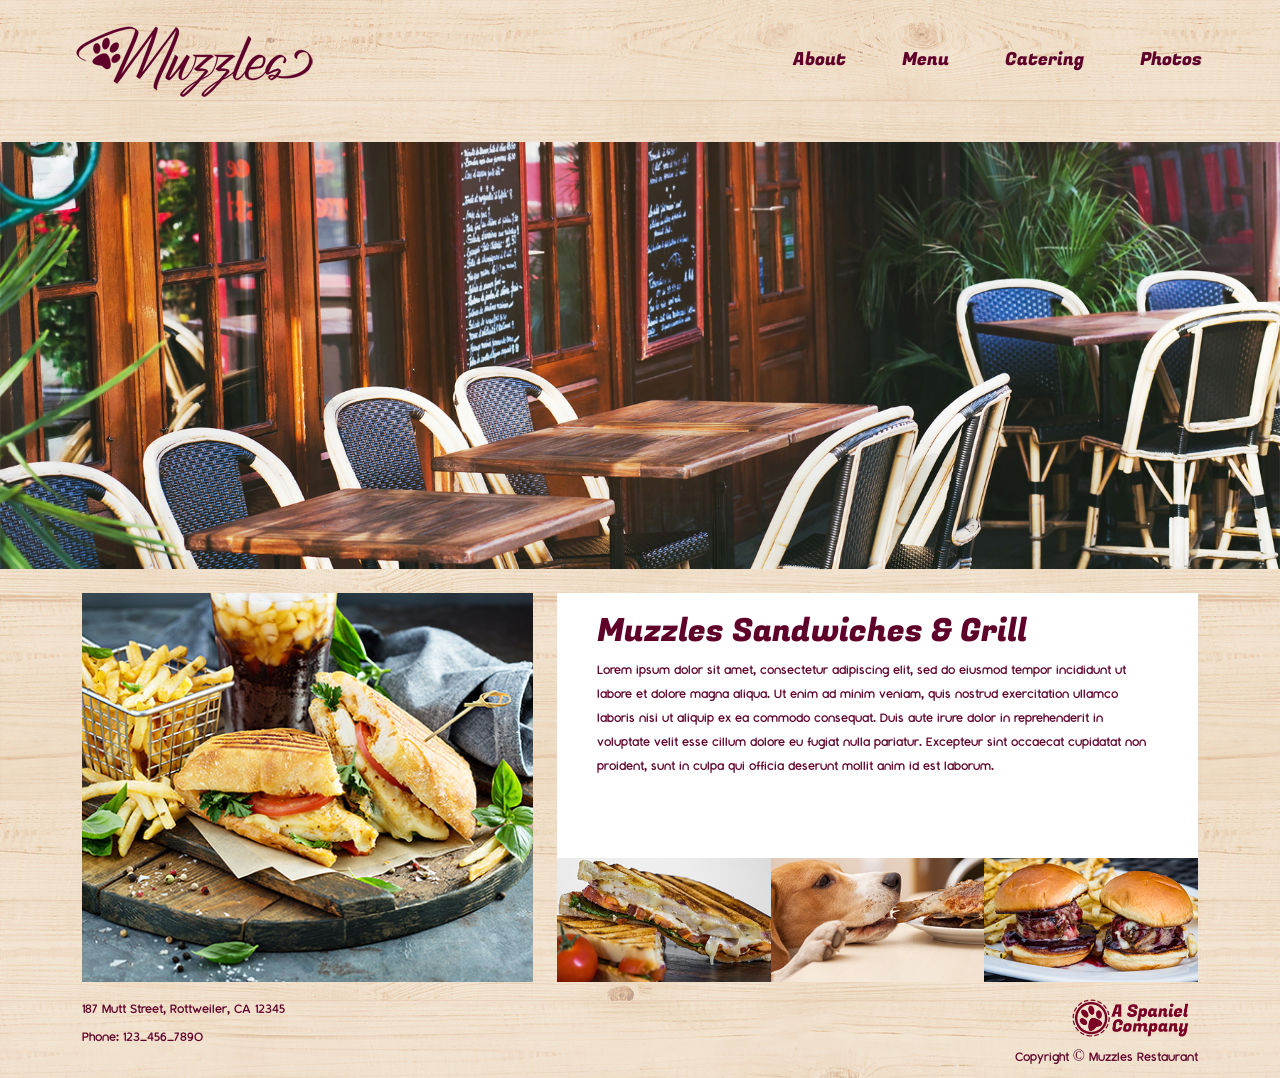
<file: index.html>
<!doctype html>
<html lang="en">

<head>
  <meta charset="utf-8">
  <meta name="viewport" content="width=device-width, initial-scale=1">
  <title>Muzzles Restaurant</title>
  <link rel="preconnect" href="https://fonts.googleapis.com">
  <link rel="preconnect" href="https://fonts.gstatic.com" crossorigin>
  <link href="https://fonts.googleapis.com/css2?family=Fugaz+One&display=swap" rel="stylesheet">
  <link href="https://cdn.jsdelivr.net/npm/bootstrap@5.3.8/dist/css/bootstrap.min.css" rel="stylesheet">
  <link rel="stylesheet" href="../styles/styles.css">

</head>

<body>
  <header>
    <nav class="navbar navbar-expand-lg container">
      <a class="navbar-brand" href="../index.html">
        <img src="/assets/MuzzlesLogo.png" alt="Muzzles Logo"> </a>
      <button class="navbar-toggler" type="button" data-bs-toggle="collapse" data-bs-target="#navbarNav"
        aria-controls="navbarNav" aria-expanded="false" aria-label="Toggle navigation">
        <span class="navbar-toggler-icon"></span>
      </button>
      <div class="collapse navbar-collapse justify-content-end" id="navbarNav">
        <ul class="navbar-nav">
          <li class="nav-item">
            <a class="nav-link" href="/pages/About.html">About</a>
          </li>
          <li class="nav-item">
            <a class="nav-link" href="/pages/Menu.html">Menu</a>
          </li>
          <li class="nav-item">
            <a class="nav-link" href="/pages/Catering.html">Catering</a>
          </li>
          <li class="nav-item">
            <a class="nav-link" href="/pages/Photos.html">Photos</a>
          </li>
        </ul>
      </div>
    </nav>
  </header>

  <div class="container-fluid my-4">
    <section class="row">
      <div class="col-12 px-0">
        <img src="./assets/homeHero.jpg" class="img-fluid w-100" alt="Restaurant outdoor seating">
      </div>
    </section>
  </div>

  <div class="container">
    <main>
      <div class="row ">

        <div class="col-12 col-lg-5">
          <div class="food-item h-100">
            <img src="./assets/homeSingle.jpg" class="img-fluid h-100 object-fit-cover-img" alt="Sandwich and Fries">
          </div>
        </div>

        <div class="col-12 col-lg-7">
          <div class="text-content-box">
            <h2 class="section-title">Muzzles Sandwiches & Grill</h2>
            <p class="section-description">
              Lorem ipsum dolor sit amet, consectetur adipiscing elit, sed do eiusmod tempor incididunt ut labore et
              dolore magna aliqua. Ut enim ad minim veniam, quis nostrud exercitation ullamco laboris nisi ut aliquip ex
              ea commodo consequat. Duis aute irure dolor in reprehenderit in voluptate velit esse cillum dolore eu
              fugiat nulla pariatur. Excepteur sint occaecat cupidatat non proident, sunt in culpa qui officia deserunt
              mollit anim id est laborum.
            </p>
          </div>
          <div class="row">
            <div class="col-12 food-item">
              <img src="./assets/HomeImage.jpg" class="img-fluid" alt="Panini, dog, and burgers">
            </div>
          </div>
        </div>
      </div>
    </main>



    <footer class="row pt-3 pb-2 footer-text">
      <div class="col-md-6">
        <p class="mb-1">187 Mutt Street, Rottweiler, CA 12345</p>
        <p>Phone: 123-456-7890</p>
      </div>

      <div class="col-md-6 text-md-end">
        <img src="./assets/CompanyLogo.png" alt="company logo" class="mb-2" style="height: 40px;">
        <p class="mb-0">Copyright © Muzzles Restaurant</p>
      </div>
    </footer>
  </div>

  </div>
  <script src="https://cdn.jsdelivr.net/npm/bootstrap@5.3.8/dist/js/bootstrap.bundle.min.js"
    integrity="sha384-FKyoEForCGlyvwx9Hj09JcYn3nv7wiPVlz7YYwJrWVcXK/BmnVDxM+D2scQbITxI"
    crossorigin="anonymous"></script>
</body>

</html>
</file>
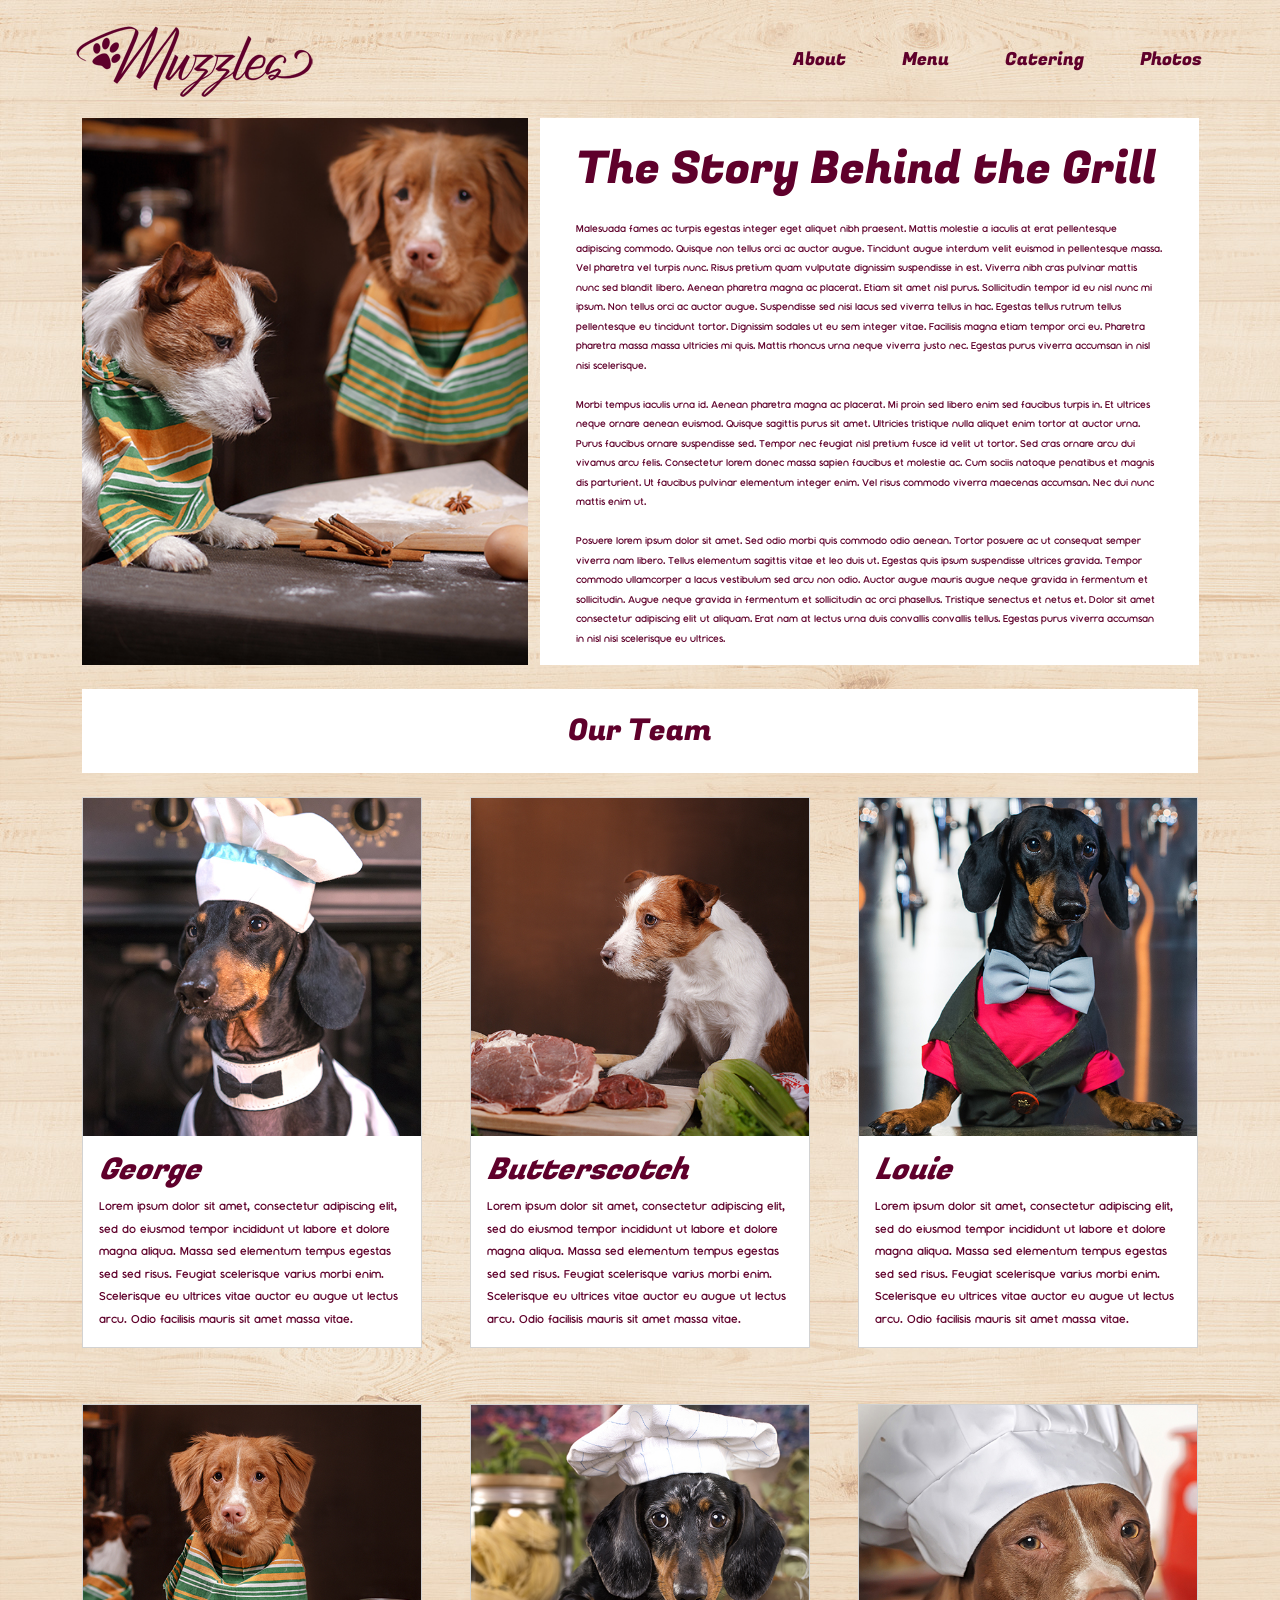
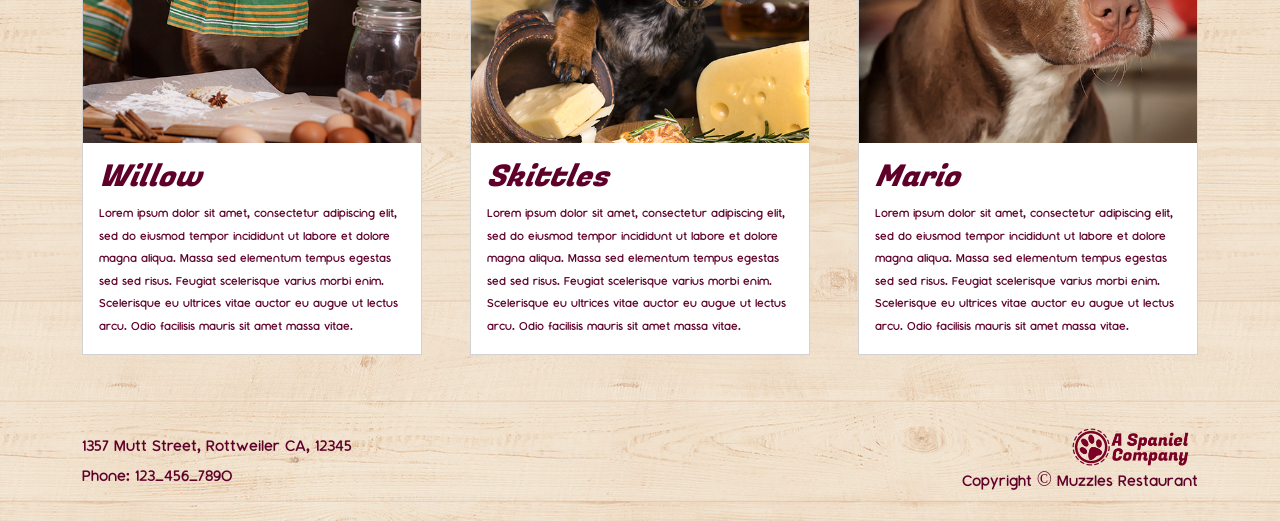
<file: pages/About.html>
<!doctype html>
<html lang="en">

<head>
    <meta charset="utf-8">
    <meta name="viewport" content="width=device-width, initial-scale=1">
    <title>About Page</title>
    <link rel="stylesheet" href="../styles/styles.css">
    <link rel="preconnect" href="https://fonts.googleapis.com">
    <link rel="preconnect" href="https://fonts.gstatic.com" crossorigin>
    <link href="https://fonts.googleapis.com/css2?family=Fugaz+One&display=swap" rel="stylesheet">
    <link href="https://cdn.jsdelivr.net/npm/bootstrap@5.3.8/dist/css/bootstrap.min.css" rel="stylesheet"
        integrity="sha384-sRIl4kxILFvY47J16cr9ZwB07vP4J8+LH7qKQnuqkuIAvNWLzeN8tE5YBujZqJLB" crossorigin="anonymous">
</head>

<body>
    <!-- start of header/navbar -->
    <header>
        <nav class="navbar navbar-expand-lg container">
            <a class="navbar-brand" href="../index.html">
                <img src="../assets/MuzzlesLogo.png" alt="Muzzles Logo">
            </a>
            <button class="navbar-toggler" type="button" data-bs-toggle="collapse" data-bs-target="#navbarNav"
                aria-controls="navbarNav" aria-expanded="false" aria-label="Toggle navigation">
                <span class="navbar-toggler-icon"></span>
            </button>
            <div class="collapse navbar-collapse justify-content-end" id="navbarNav">
                <ul class="navbar-nav">
                    <li class="nav-item">
                        <a class="nav-link" href="./About.html">About</a>
                    </li>
                    <li class="nav-item">
                        <a class="nav-link" href="./Menu.html">Menu</a>
                    </li>
                    <li class="nav-item">
                        <a class="nav-link" href="./Catering.html">Catering</a>
                    </li>
                    <li class="nav-item">
                        <a class="nav-link" href="./Photos.html">Photos</a>
                    </li>
                </ul>
            </div>
        </nav>
    </header>
    <!-- end of header/navbar -->

    <!-- start of The Story Behind the Grill-->
    <main>
        <section class="container">
            <div class="row g-4 storyBehindGrillTabletBelow" style="padding-right: 11px;">
                <div class="col-lg-5 d-none d-lg-block d-xl-block">
                    <img class="aboutImg" src="../assets/AboutMain.jpg"
                        alt="staff members butterscotch and willow at work">
                </div>
                <article class="col-lg-7 col-md-12 storyBehindGrillCard">
                    <h1
                        class="storyBehindHeaderFont mt-md-4 ms-md-4 me-md-4 d-flex justify-content-md-center mobileLHeaderFont justify-content-lg-start justify-content-center mt-4 mb-4">
                        The Story Behind the Grill</h1>
                    <p class="storyBehindBodyFont mt-md-4 ms-md-4 me-md-4">
                        Malesuada fames ac turpis egestas integer eget aliquet nibh praesent. Mattis molestie a iaculis
                        at erat pellentesque adipiscing commodo. Quisque non tellus orci ac auctor augue. Tincidunt
                        augue interdum velit euismod in pellentesque massa. Vel pharetra vel turpis nunc. Risus pretium
                        quam vulputate dignissim suspendisse in est. Viverra nibh cras pulvinar mattis nunc sed blandit
                        libero. Aenean pharetra magna ac placerat. Etiam sit amet nisl purus. Sollicitudin tempor id
                        eu nisl nunc mi ipsum. Non tellus orci ac auctor augue. Suspendisse sed nisi lacus sed viverra
                        tellus in hac. Egestas tellus rutrum tellus pellentesque eu tincidunt tortor. Dignissim sodales
                        ut eu sem integer vitae. Facilisis magna etiam tempor orci eu. Pharetra pharetra massa massa
                        ultricies mi quis. Mattis rhoncus urna neque viverra justo nec. Egestas purus viverra accumsan
                        in nisl nisi scelerisque.<br><br> Morbi tempus iaculis urna id. Aenean pharetra magna ac
                        placerat. Mi proin sed libero enim sed faucibus turpis in. Et ultrices neque ornare aenean
                        euismod. Quisque sagittis purus sit amet. Ultricies tristique nulla aliquet enim tortor at
                        auctor urna. Purus faucibus ornare suspendisse sed. Tempor nec feugiat nisl pretium fusce id
                        velit ut tortor. Sed cras ornare arcu dui vivamus arcu felis. Consectetur lorem donec massa
                        sapien faucibus et molestie ac. Cum sociis natoque penatibus et magnis dis parturient. Ut
                        faucibus pulvinar elementum integer enim. Vel risus commodo viverra maecenas accumsan. Nec dui
                        nunc mattis enim ut.<br><br> Posuere lorem ipsum dolor sit amet. Sed odio morbi quis commodo
                        odio aenean. Tortor posuere ac ut consequat semper viverra nam libero. Tellus elementum
                        sagittis vitae et leo duis ut. Egestas quis ipsum suspendisse ultrices gravida. Tempor
                        commodo ullamcorper a lacus vestibulum sed arcu non odio. Auctor augue mauris augue neque
                        gravida in fermentum et sollicitudin. Augue neque gravida in fermentum et sollicitudin ac orci
                        phasellus. Tristique senectus et netus et. Dolor sit amet consectetur adipiscing elit ut
                        aliquam. Erat nam at lectus urna duis convallis convallis tellus. Egestas purus viverra
                        accumsan in nisl nisi scelerisque eu ultrices.
                    </p>
                </article>
            </div>
        </section>
        <!-- end of The Story Behind the Grill -->

        <!-- start of Our Team -->
        <section class="container">
            <div class="row">
                <header class="col">
                    <h1 class="backgroundForOurTeam mt-4 mb-4 cardHeaderAbout d-flex justify-content-center p-4">Our
                        Team</h1>
                </header>
            </div>
            <div class="row g-5">
                <article class="col-md-4 col-lg-4 col-sm-12 cardRoundedRemoved">
                    <div class="card cardRoundedRemoved" style="width: 100%; height:100%">
                        <img src="../assets/doxie3.jpg" class="card-img-top cardRoundedRemoved"
                            alt="image of George staff member">
                        <div class="card-body cardRoundedRemoved">
                            <h5 class="card-title cardHeaderAbout cardRoundedRemoved"><em>George</em></h5>
                            <p class="card-text cardBodyAbout cardRoundedRemoved">Lorem ipsum dolor sit amet,
                                consectetur adipiscing
                                elit, sed do eiusmod tempor incididunt ut labore et dolore magna aliqua. Massa sed
                                elementum tempus egestas sed sed risus. Feugiat scelerisque varius morbi enim.
                                Scelerisque eu ultrices vitae auctor eu augue ut lectus arcu. Odio facilisis mauris
                                sit amet massa vitae.</p>
                        </div>
                    </div>
                </article>
                <article class="col-md-4 col-lg-4 col-sm-12">
                    <div class="card  cardRoundedRemoved" style="width: 100%; height:100%">
                        <img src="../assets/jackrussel.jpg" class="card-img-top cardRoundedRemoved"
                            alt="image of Butterscoth staff member">
                        <div class="card-body">
                            <h5 class="card-title cardHeaderAbout"><em>Butterscotch</em></h5>
                            <p class="card-text cardBodyAbout">Lorem ipsum dolor sit amet, consectetur adipiscing
                                elit, sed do eiusmod tempor incididunt ut labore et dolore magna aliqua. Massa sed
                                elementum tempus egestas sed sed risus. Feugiat scelerisque varius morbi enim.
                                Scelerisque eu ultrices vitae auctor eu augue ut lectus arcu. Odio facilisis mauris
                                sit amet massa vitae.</p>
                        </div>
                    </div>
                </article>
                <article class="col-md-4 col-lg-4 col-sm-12">
                    <div class="card cardRoundedRemoved" style="width: 100%; height:100%">
                        <img src="../assets/doxie1.jpg" class="card-img-top cardRoundedRemoved"
                            alt="image of Louie staff member">
                        <div class="card-body">
                            <h5 class="card-title cardHeaderAbout"><em>Louie</em></h5>
                            <p class="card-text cardBodyAbout">Lorem ipsum dolor sit amet, consectetur adipiscing
                                elit, sed do eiusmod tempor incididunt ut labore et dolore magna aliqua. Massa sed
                                elementum tempus egestas sed sed risus. Feugiat scelerisque varius morbi enim.
                                Scelerisque eu ultrices vitae auctor eu augue ut lectus arcu. Odio facilisis mauris
                                sit amet massa vitae.</p>
                        </div>
                    </div>
                </article>
            </div>

            <div class="row mt-2 mb-5 g-5 mb-md-0">
                <article class="col-md-4 col-sm-12 col-lg-4">
                    <div class="card cardRoundedRemoved" style="width: 100%; height:100%">
                        <img src="../assets/novascotia.jpg" class="card-img-top cardRoundedRemoved"
                            alt="image of Willow staff member">
                        <div class="card-body">
                            <h5 class="card-title cardHeaderAbout"><em>Willow</em></h5>
                            <p class="card-text cardBodyAbout">Lorem ipsum dolor sit amet, consectetur adipiscing
                                elit, sed do eiusmod tempor incididunt ut labore et dolore magna aliqua. Massa sed
                                elementum tempus egestas sed sed risus. Feugiat scelerisque varius morbi enim.
                                Scelerisque eu ultrices vitae auctor eu augue ut lectus arcu. Odio facilisis mauris
                                sit amet massa vitae.</p>
                        </div>
                    </div>
                </article>
                <article class="col-md-4 col-sm-12 col-lg-4">
                    <div class="card cardRoundedRemoved" style="width: 100%; height:100%">
                        <img src="../assets/doxie2.jpg" class="card-img-top cardRoundedRemoved"
                            alt="image of Skittles staff member">
                        <div class="card-body">
                            <h5 class="card-title cardHeaderAbout"><em>Skittles</em></h5>
                            <p class="card-text cardBodyAbout">Lorem ipsum dolor sit amet, consectetur adipiscing
                                elit, sed do eiusmod tempor incididunt ut labore et dolore magna aliqua. Massa sed
                                elementum tempus egestas sed sed risus. Feugiat scelerisque varius morbi enim.
                                Scelerisque eu ultrices vitae auctor eu augue ut lectus arcu. Odio facilisis mauris
                                sit amet massa vitae.</p>
                        </div>
                    </div>
                </article>
                <article class="col-md-4 col-sm-12 col-lg-4">
                    <div class="card cardRoundedRemoved" style="width: 100%; height:100%">
                        <img src="../assets/staffie.jpg" class="card-img-top cardRoundedRemoved"
                            alt="image of Mario Staff member">
                        <div class="card-body">
                            <h5 class="card-title cardHeaderAbout"><em>Mario</em></h5>
                            <p class="card-text cardBodyAbout">Lorem ipsum dolor sit amet, consectetur adipiscing
                                elit, sed do eiusmod tempor incididunt ut labore et dolore magna aliqua. Massa sed
                                elementum tempus egestas sed sed risus. Feugiat scelerisque varius morbi enim.
                                Scelerisque eu ultrices vitae auctor eu augue ut lectus arcu. Odio facilisis mauris
                                sit amet massa vitae.</p>
                        </div>
                    </div>
                </article>
            </div>
        </section>
        <!-- end of Our Team -->
    </main>
    <!-- end of main -->

    <!-- Start of footer -->
    <footer class="mt-5 py-md-4 py-0">
        <div class="container">
            <div class="row align-items-center">
                <article class="col-md-6 text-start footerFontWithColor order-2 order-md-1">
                    <p class="mb-0 mobileLFooterFont">1357 Mutt Street, Rottweiler CA, 12345</p>
                    <p class="mb-0 mobileLFooterFont">Phone: 123-456-7890</p>
                </article>
                <article class="col-md-6 text-end footerFontWithColor order-1 order-md-2">
                    <img src="../assets/CompanyLogo.png" alt="Spaniel Company Logo" height="40">
                    <p class="mb-0 mobileLFooterFont">Copyright &copy; Muzzles Restaurant</p>
                </article>
            </div>
        </div>
    </footer>
    <!-- End of footer -->

    <script src="https://cdn.jsdelivr.net/npm/bootstrap@5.3.8/dist/js/bootstrap.bundle.min.js"
        integrity="sha384-FKyoEForCGlyvwx9Hj09JcYn3nv7wiPVlz7YYwJrWVcXK/BmnVDxM+D2scQbITxI"
        crossorigin="anonymous"></script>
</body>

</html>
</file>
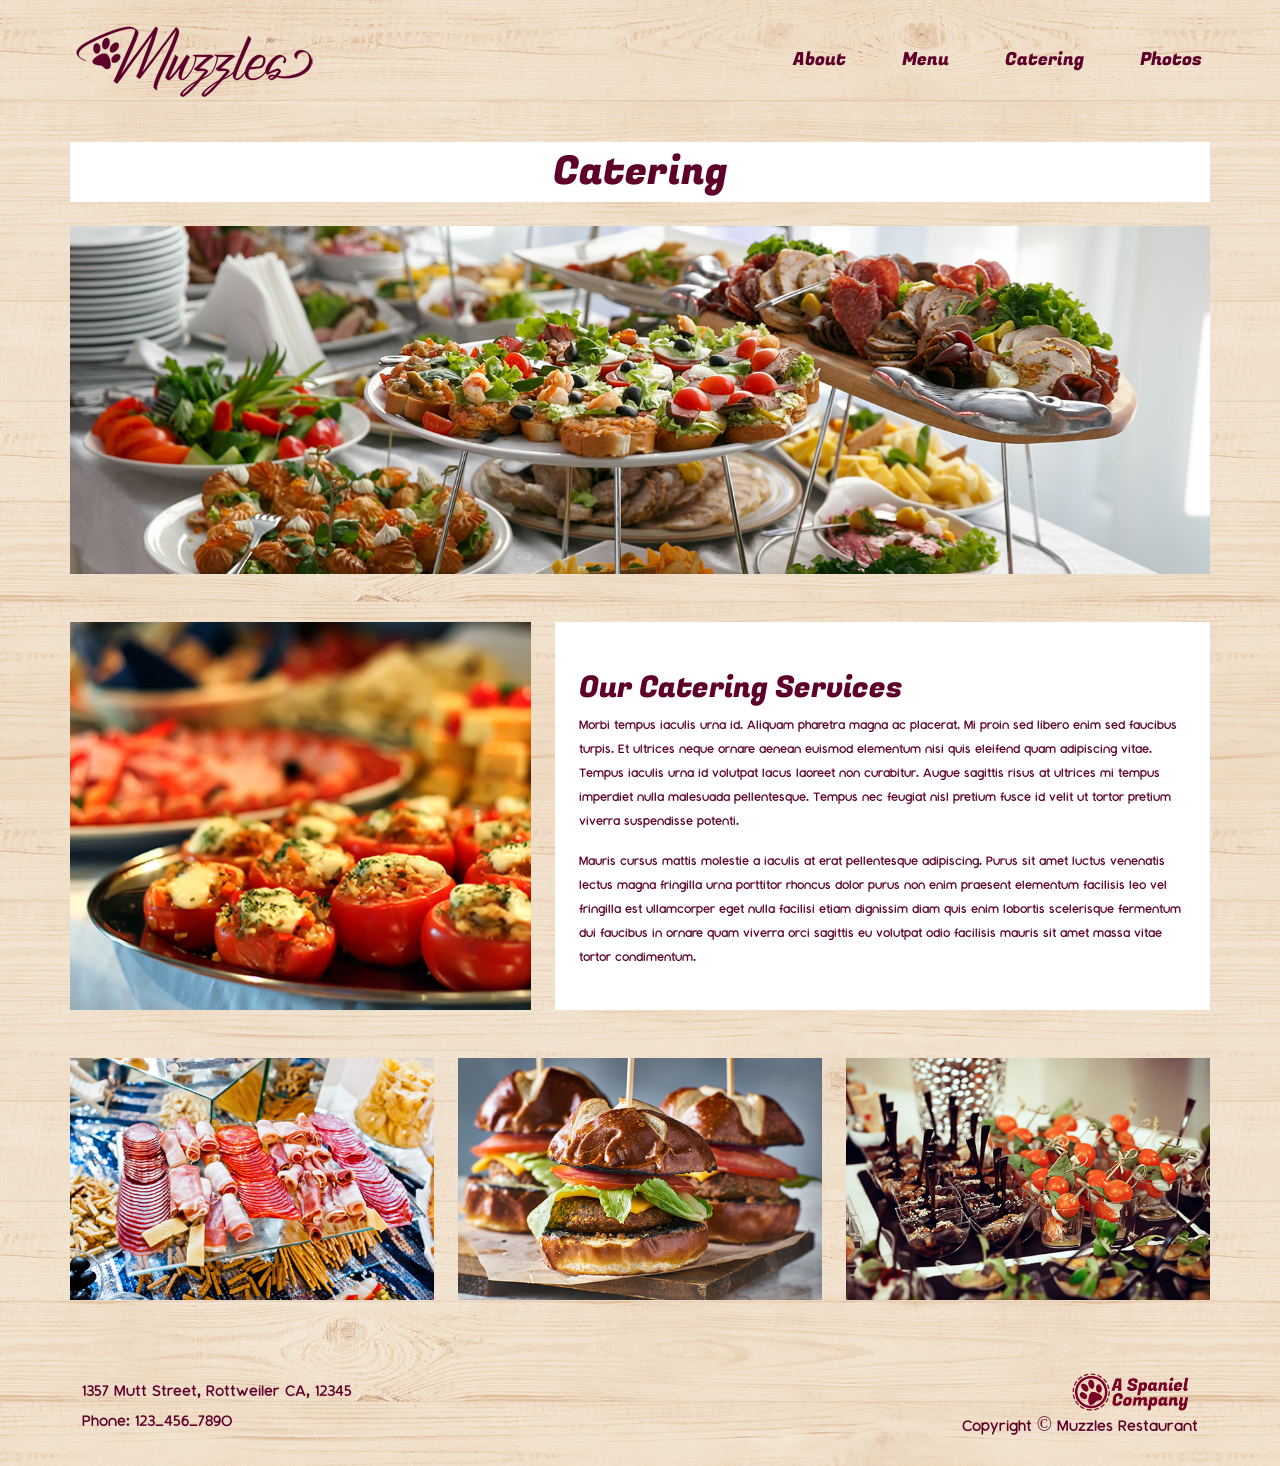
<file: pages/Catering.html>
<!doctype html>
<html lang="en">

<head>
  <meta charset="utf-8">
  <meta name="viewport" content="width=device-width, initial-scale=1">
  <title>Catering</title>
  <link rel="stylesheet" href="/styles/styles.css">
  <link href="https://cdn.jsdelivr.net/npm/bootstrap@5.3.8/dist/css/bootstrap.min.css" rel="stylesheet"
    integrity="sha384-sRIl4kxILFvY47J16cr9ZwB07vP4J8+LH7qKQnuqkuIAvNWLzeN8tE5YBujZqJLB" crossorigin="anonymous">
  <link rel="preconnect" href="https://fonts.googleapis.com">
  <link rel="preconnect" href="https://fonts.gstatic.com" crossorigin>
  <link href="https://fonts.googleapis.com/css2?family=Fugaz+One&display=swap" rel="stylesheet">
</head>

<body>
  <header>
    <nav class="navbar navbar-expand-lg container">
      <a class="navbar-brand" href="../index.html">
        <img src="/assets/MuzzlesLogo.png" alt="Muzzles Logo"> </a>
      <button class="navbar-toggler" type="button" data-bs-toggle="collapse" data-bs-target="#navbarNav"
        aria-controls="navbarNav" aria-expanded="false" aria-label="Toggle navigation">
        <span class="navbar-toggler-icon"></span>
      </button>
      <div class="collapse navbar-collapse justify-content-end" id="navbarNav">
        <ul class="navbar-nav">
          <li class="nav-item">
            <a class="nav-link" href="/pages/About.html">About</a>
          </li>
          <li class="nav-item">
            <a class="nav-link" href="/pages/Menu.html">Menu</a>
          </li>
          <li class="nav-item">
            <a class="nav-link" href="/pages/Catering.html">Catering</a>
          </li>
          <li class="nav-item">
            <a class="nav-link" href="/pages/Photos.html">Photos</a>
          </li>
        </ul>
      </div>
    </nav>
  </header>

  <!-- Page Name -->
  <div class="container px-0 my-4">
    <div class="pageBar w-100">
      <h1 class="m-0 fugaz-one-regular">Catering</h1>
    </div>
  </div>

  <div class="container px-0">

    <!-- Hero Image -->
    <div class="my-4">
      <img src="/assets/cateringHero.jpg" alt="Header" class="img-fluid w-100">
    </div>

    <!-- Catering services -->
    <div class="my-5 catering-section">
      <div class="row align-items-stretch">

        <div class="col-12 col-md-5">
          <img src="/assets/cateringMaine.jpg" alt="Catering Table" class="img-fluid h-100 object-fit-cover">
        </div>

        <div class="col-12 col-md-7 d-flex align-items-center">
          <div class="text-box p-4 bg-white">
            <h3 class="menuCardHeader mt-4">Our Catering Services</h3>
            <p style="font-family: Montauk-Regular;">
              Morbi tempus iaculis urna id. Aliquam pharetra magna ac placerat. Mi proin sed libero enim sed faucibus
              turpis.
              Et ultrices neque ornare aenean euismod elementum nisi quis eleifend quam adipiscing vitae. Tempus iaculis
              urna
              id volutpat lacus laoreet non curabitur. Augue sagittis risus at ultrices mi tempus imperdiet nulla
              malesuada
              pellentesque. Tempus nec feugiat nisl pretium fusce id velit ut tortor pretium viverra suspendisse
              potenti.
            </p>
            <p style="font-family: Montauk-Regular;">
              Mauris cursus mattis molestie a iaculis at erat pellentesque adipiscing. Purus sit amet luctus venenatis
              lectus
              magna fringilla urna porttitor rhoncus dolor purus non enim praesent elementum facilisis leo vel fringilla
              est
              ullamcorper eget nulla facilisi etiam dignissim diam quis enim lobortis scelerisque fermentum dui faucibus
              in
              ornare quam viverra orci sagittis eu volutpat odio facilisis mauris sit amet massa vitae tortor
              condimentum.
            </p>
          </div>
        </div>

      </div>
    </div>

    <!-- 3 images -->
    <div class="my-5">
      <div class="row text-center">
        <div class="col-12 col-md-4">
          <img src="/assets/catering1.jpg" alt="" class="img-fluid w-100">
        </div>
        <div class="col-12 col-md-4">
          <img src="/assets/catering2.jpg" alt="" class="img-fluid w-100">
        </div>
        <div class="col-12 col-md-4">
          <img src="/assets/catering3.jpg" alt="" class="img-fluid w-100">
        </div>
      </div>
    </div>

  </div>

  <!-- Footer (aligned with page content) -->
  <footer class="mt-5 py-md-4 py-0 container">
    <div class="row align-items-center">
      <div class="col-md-6 text-start footerFontWithColor order-2 order-md-1">
        <p class="mb-0 mobileLFooterFont">1357 Mutt Street, Rottweiler CA, 12345</p>
        <p class="mb-0 mobileLFooterFont">Phone: 123-456-7890</p>
      </div>
      <div class="col-md-6 text-end footerFontWithColor order-1 order-md-2">
        <img src="../assets/CompanyLogo.png" alt="Spaniel Company Logo" height="40">
        <p class="mb-0 mobileLFooterFont">Copyright &copy; Muzzles Restaurant</p>
      </div>
    </div>
  </footer>

  <script src="https://cdn.jsdelivr.net/npm/bootstrap@5.3.8/dist/js/bootstrap.bundle.min.js"
    integrity="sha384-FKyoEForCGlyvwx9Hj09JcYn3nv7wiPVlz7YYwJrWVcXK/BmnVDxM+D2scQbITxI"
    crossorigin="anonymous"></script>
</body>

</html>
</file>
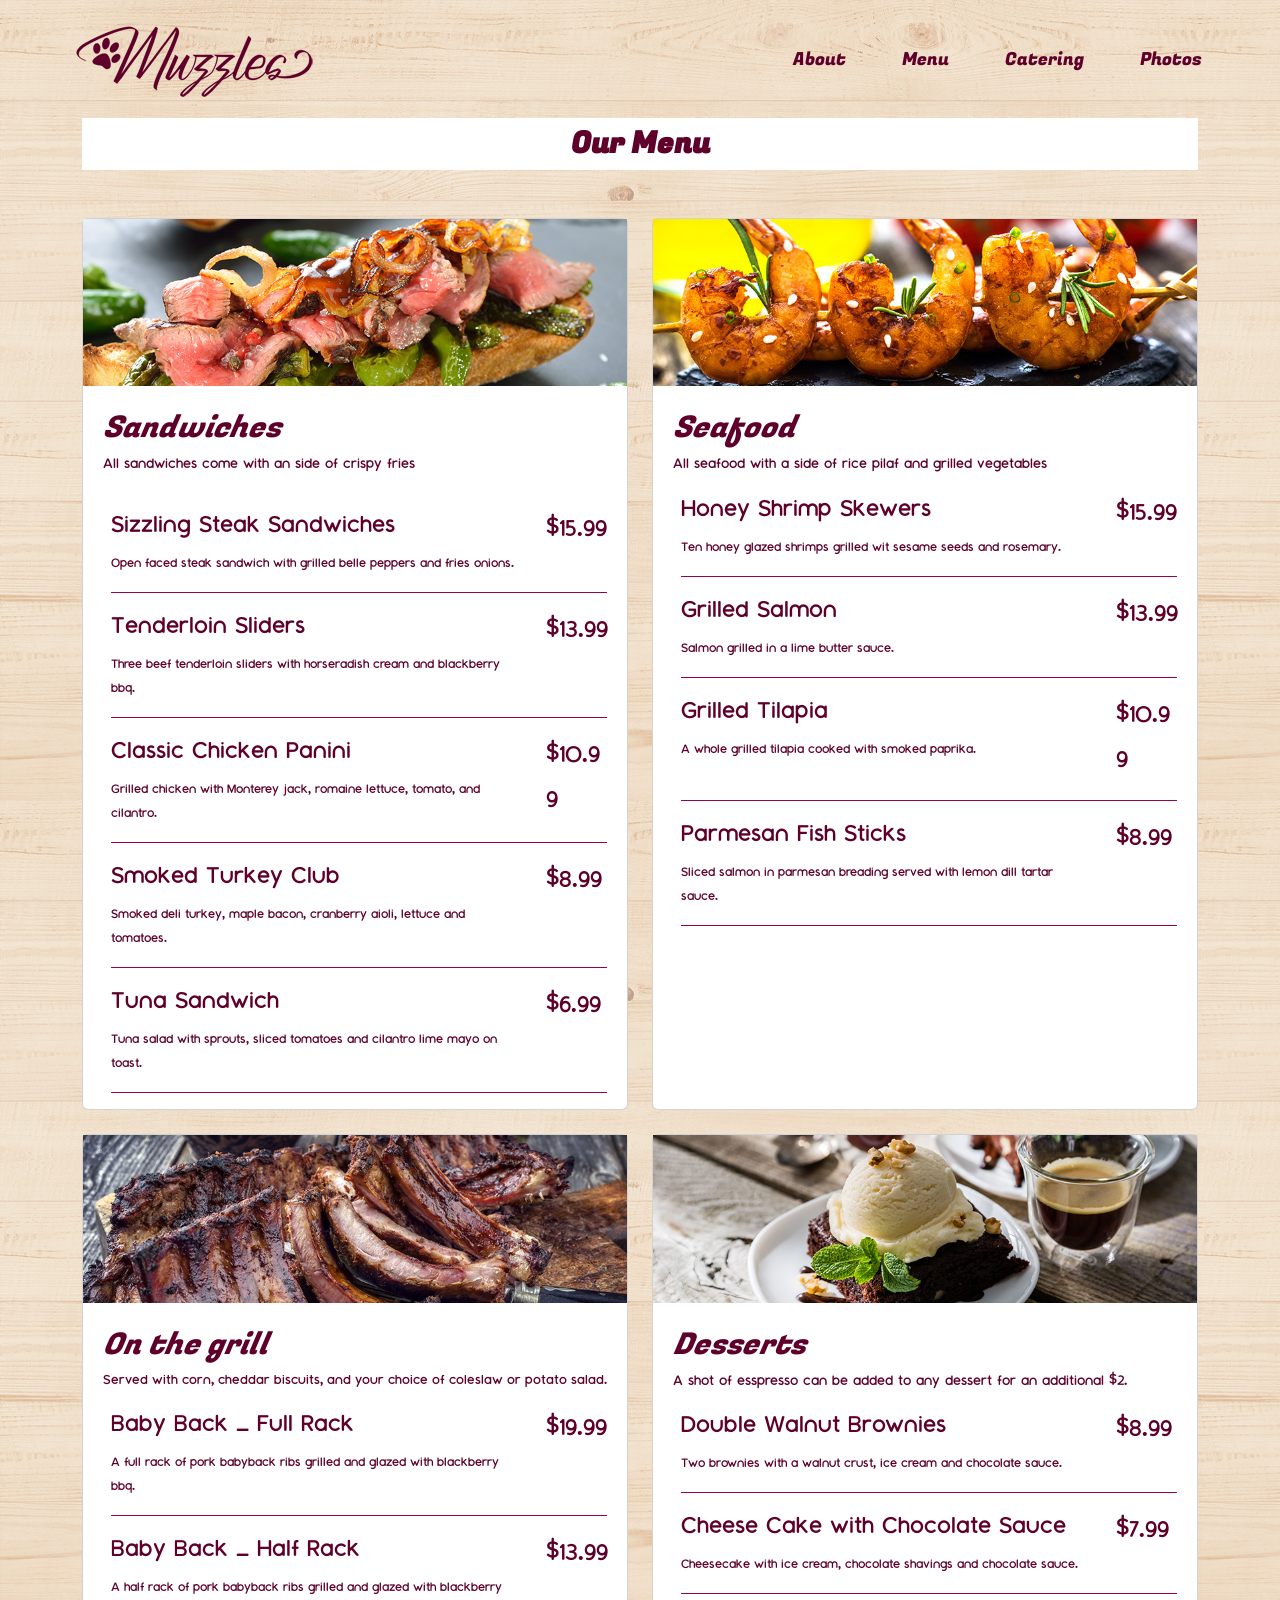
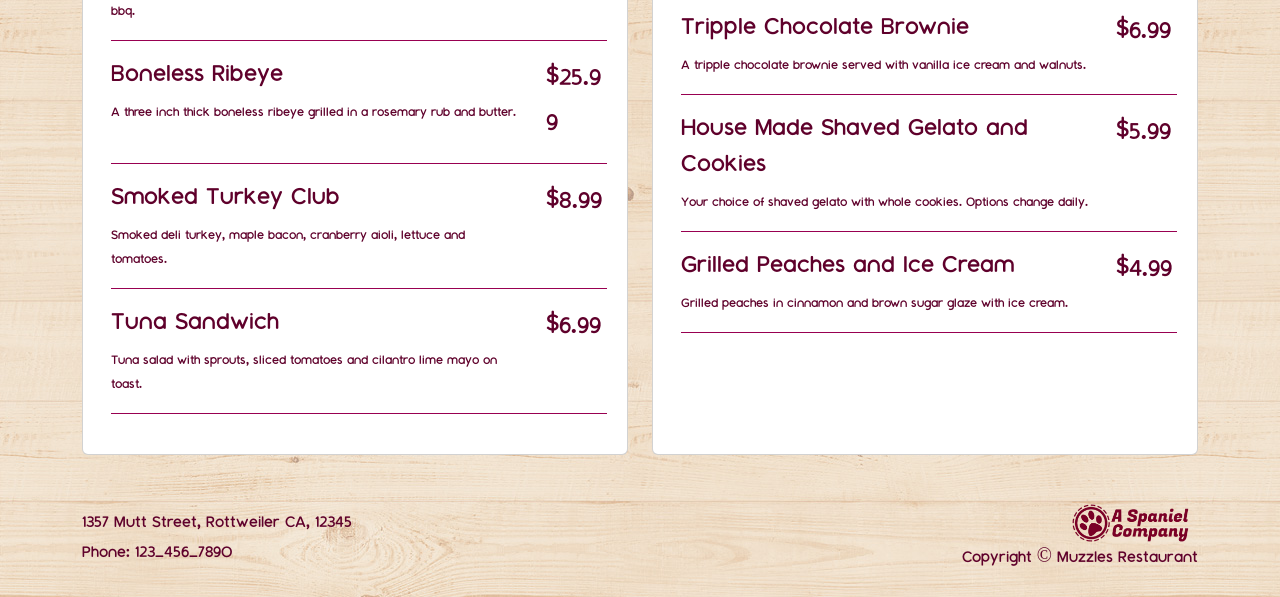
<file: pages/Menu.html>
<!doctype html>
<html lang="en">

<head>
  <meta charset="utf-8">
  <meta name="viewport" content="width=device-width, initial-scale=1">
  <title>Menu Page</title>
  <link rel="preconnect" href="https://fonts.googleapis.com">
  <link rel="preconnect" href="https://fonts.gstatic.com" crossorigin>
  <link href="https://fonts.googleapis.com/css2?family=Fugaz+One&display=swap" rel="stylesheet">
  <link href="https://cdn.jsdelivr.net/npm/bootstrap@5.3.8/dist/css/bootstrap.min.css" rel="stylesheet">
  <link rel="stylesheet" href="../styles/styles.css">
</head>

<body>

  <!-- start of header -->
  <header>
    <nav class="navbar navbar-expand-lg container">
      <a class="navbar-brand" href="../index.html">
        <img src="../assets/MuzzlesLogo.png" alt="Muzzles Logo">
      </a>
      <button class="navbar-toggler" type="button" data-bs-toggle="collapse" data-bs-target="#navbarNav"
        aria-controls="navbarNav" aria-expanded="false" aria-label="Toggle navigation">
        <span class="navbar-toggler-icon"></span>
      </button>
      <div class="collapse navbar-collapse justify-content-end" id="navbarNav">
        <ul class="navbar-nav">
          <li class="nav-item">
            <a class="nav-link" href="./About.html">About</a>
          </li>
          <li class="nav-item">
            <a class="nav-link" href="./Menu.html">Menu</a>
          </li>
          <li class="nav-item">
            <a class="nav-link" href="./Catering.html">Catering</a>
          </li>
          <li class="nav-item">
            <a class="nav-link" href="./Photos.html">Photos</a>
          </li>
        </ul>
      </div>
    </nav>
  </header>
  <!-- end of header -->

  <!-- start of main -->
  <main class="container">
    <header class="row">
      <div class="col">
        <h1 class="ourMenuHeaderBG d-flex justify-content-center p-2 mb-5"><strong>Our Menu</strong></h1>
      </div>
    </header>
    <div class="row">
      <section class="col-lg-6 col-md-12">
        <div class="card" style="width: 100%; height: 100%;">
          <img class="menuImages" src="../assets/menubeef.jpg" alt="image of steak sandwich">
          <div class="container card-body">
            <div class="row">
              <div class="col-12 ps-3">
                <h2 class="card-title menuCardHeader mt-2"><em><strong>Sandwiches</strong></em></h2>
                <h3 class="card-text menuCardSubHeader">All sandwiches come with an side of crispy fries</h3>
              </div>
            </div>
            <article class="row mt-3 menuitem-div">
              <div class="col-lg-10 col-md-10 col-9 mt-3 ps-4">
                <h4 class="menuItemHeader mobileMItemHeader mobileSItemHeader">Sizzling Steak Sandwiches</h4>
                <p class="menuItemSubHeader mobileMItemSubHeader mobileSItemSubHeader">Open faced steak sandwich with
                  grilled belle peppers and fries onions.</p>
              </div>
              <div class="col-lg-2 col-md-2 col-3 mt-3">
                <p class="menuPrices mobileMPrices mobileSPrices">$15.99</p>
              </div>
            </article>
            <div class="menuItemLine"></div>
            <article class="row">
              <div class="col-lg-10 col-md-10 col-9 mt-3 ps-4">
                <h4 class="menuItemHeader mobileMItemHeader mobileSItemHeader">Tenderloin Sliders</h4>
                <p class="menuItemSubHeader mobileMItemSubHeader mobileSItemSubHeader">Three beef tenderloin sliders
                  with horseradish cream and blackberry bbq.</p>
              </div>
              <div class="col-lg-2 col-md-2 col-3 mt-3">
                <p class="menuPrices mobileMPrices mobileSPrices">$13.99</p>
              </div>
            </article>
            <div class="menuItemLine"></div>
            <article class="row">
              <div class="col-lg-10 col-md-10 col-9 mt-3 ps-4">
                <h4 class="menuItemHeader mobileMItemHeader mobileSItemHeader">Classic Chicken Panini</h4>
                <p class="menuItemSubHeader mobileMItemSubHeader mobileSItemSubHeader">Grilled chicken with Monterey
                  jack, romaine lettuce, tomato, and cilantro.</p>
              </div>
              <div class="col-lg-2 col-md-2 col-3 mt-3">
                <p class="menuPrices mobileMPrices mobileSPrices">$10.99</p>
              </div>
            </article>
            <div class="menuItemLine"></div>
            <article class="row">
              <div class="col-lg-10 col-md-10 col-9 mt-3 ps-4">
                <h4 class="menuItemHeader mobileMItemHeader mobileSItemHeader">Smoked Turkey Club</h4>
                <p class="menuItemSubHeader mobileMItemSubHeader mobileSItemSubHeader">Smoked deli turkey, maple
                  bacon, cranberry aioli, lettuce and tomatoes.</p>
              </div>
              <div class="col-lg-2 col-md-2 col-3 mt-3">
                <p class="menuPrices mobileMPrices mobileSPrices">$8.99</p>
              </div>
            </article>
            <div class="menuItemLine"></div>
            <article class="row">
              <div class="col-lg-10 col-md-10 col-9 mt-3 ps-4">
                <h4 class="menuItemHeader mobileMItemHeader mobileSItemHeader">Tuna Sandwich</h4>
                <p class="menuItemSubHeader mobileMItemSubHeader mobileSItemSubHeader">Tuna salad with sprouts, sliced
                  tomatoes and cilantro lime mayo on toast.</p>
              </div>
              <div class="col-lg-2 col-md-2 col-3 mt-3">
                <p class="menuPrices mobileMPrices mobileSPrices">$6.99</p>
              </div>
            </article>
            <div class="menuItemLine"></div>
          </div>
        </div>
      </section>
      <section class="col-lg-6 col-md-12 mt-md-5 mt-lg-0 mt-4">
        <div class="card" style="width: 100%; height: 100%;">
          <img class="menuImages" src="../assets/menuseafood.jpg" alt="image of the Honey Shrimp Skewers plate">
          <div class="container card-body">
            <div class="row">
              <header class="col-12 ps-3">
                <h2 class="card-title menuCardHeader mt-2"><em><strong>Seafood</strong></em></h2>
                <h3 class="card-text menuCardSubHeader">All seafood with a side of rice pilaf and grilled vegetables
                </h3>
              </header>
            </div>
            <article class="row">
              <div class="col-lg-10 col-md-10 col-9 mt-3 ps-4">
                <h4 class="menuItemHeader mobileMItemHeader mobileSItemHeader">Honey Shrimp Skewers</h4>
                <p class="menuItemSubHeader mobileMItemSubHeader mobileSItemSubHeader">Ten honey glazed shrimps
                  grilled wit sesame seeds and rosemary.</p>
              </div>
              <div class="col-lg-2 col-md-2 col-3 mt-3">
                <p class="menuPrices mobileMPrices mobileSPrices">$15.99</p>
              </div>
            </article>
            <div class="menuItemLine"></div>
            <article class="row">
              <div class="col-lg-10 col-md-10 col-9 mt-3 ps-4">
                <h4 class="menuItemHeader mobileMItemHeader mobileSItemHeader">Grilled Salmon</h4>
                <p class="menuItemSubHeader mobileMItemSubHeader mobileSItemSubHeader">Salmon grilled in a lime butter
                  sauce.</p>
              </div>
              <div class="col-lg-2 col-md-2 col-3 mt-3">
                <p class="menuPrices mobileMPrices mobileSPrices">$13.99</p>
              </div>
            </article>
            <div class="menuItemLine"></div>
            <article class="row">
              <div class="col-lg-10 col-md-10 col-9 mt-3 ps-4">
                <h4 class="menuItemHeader mobileMItemHeader mobileSItemHeader">Grilled Tilapia</h4>
                <p class="menuItemSubHeader mobileMItemSubHeader mobileSItemSubHeader">A whole grilled tilapia cooked
                  with smoked paprika.</p>
              </div>
              <div class="col-lg-2 col-md-2 col-3 mt-3">
                <p class="menuPrices mobileMPrices mobileSPrices">$10.99</p>
              </div>
            </article>
            <div class="menuItemLine"></div>
            <article class="row">
              <div class="col-lg-10 col-md-10 col-9 mt-3 ps-4">
                <h4 class="menuItemHeader mobileMItemHeader mobileSItemHeader">Parmesan Fish Sticks</h4>
                <p class="menuItemSubHeader mobileMItemSubHeader mobileSItemSubHeader">Sliced salmon in parmesan
                  breading served with lemon dill tartar sauce.</p>
              </div>
              <div class="col-lg-2 col-md-2 col-3 mt-3">
                <p class="menuPrices mobileMPrices mobileSPrices">$8.99</p>
              </div>
            </article>
            <div class="menuItemLine"></div>
          </div>
        </div>
      </section>
    </div>
    <div class="row">
      <section class="col-lg-6 col-md-12 mt-md-4 mt-lg-0">
        <div class="card mt-4" style="width: 100%; height: 100%;">
          <img class="menuImages" src="../assets/menumeat.jpg" alt="image of baby back ribs plate">
          <div class="container card-body">
            <div class="row">
              <header class="col-12 ps-3">
                <h2 class="card-title menuCardHeader mt-2"><em><strong>On the grill</strong></em></h2>
                <h3 class="card-text menuCardSubHeaderGrill">Served with corn, cheddar biscuits, and your choice of
                  coleslaw or potato salad.</h3>
              </header>
            </div>
            <article class="row">
              <div class="col-lg-10 col-md-10 col-9 mt-3 ps-4">
                <h4 class="menuItemHeader mobileMItemHeader mobileSItemHeader">Baby Back - Full Rack</h4>
                <p class="menuItemSubHeader mobileMItemSubHeader mobileSItemSubHeader">A full rack of pork babyback
                  ribs grilled and glazed with blackberry bbq.</p>
              </div>
              <div class="col-lg-2 col-md-2 col-3 mt-3">
                <p class="menuPrices mobileMPrices mobileSPrices">$19.99</p>
              </div>
            </article>
            <div class="menuItemLine"></div>
            <article class="row">
              <div class="col-lg-10 col-md-10 col-9 mt-3 ps-4">
                <h4 class="menuItemHeader mobileMItemHeader mobileSItemHeader">Baby Back - Half Rack</h4>
                <p class="menuItemSubHeader mobileMItemSubHeader mobileSItemSubHeader">A half rack of pork babyback
                  ribs grilled and glazed with blackberry bbq.</p>
              </div>
              <div class="col-lg-2 col-md-2 col-3 mt-3">
                <p class="menuPrices mobileMPrices mobileSPrices">$13.99</p>
              </div>
            </article>
            <div class="menuItemLine"></div>
            <article class="row">
              <div class="col-lg-10 col-md-10 col-9 mt-3 ps-4">
                <h4 class="menuItemHeader mobileMItemHeader mobileSItemHeader">Boneless Ribeye</h4>
                <p class="menuItemSubHeader mobileMItemSubHeader mobileSItemSubHeader">A three inch thick boneless
                  ribeye grilled in a rosemary rub and butter.</p>
              </div>
              <div class="col-lg-2 col-md-2 col-3 mt-3">
                <p class="menuPrices mobileMPrices mobileSPrices">$25.99</p>
              </div>
            </article>
            <div class="menuItemLine"></div>
            <article class="row">
              <div class="col-lg-10 col-md-10 col-9 mt-3 ps-4">
                <h4 class="menuItemHeader mobileMItemHeader mobileSItemHeader">Smoked Turkey Club</h4>
                <p class="menuItemSubHeader mobileMItemSubHeader mobileSItemSubHeader">Smoked deli turkey, maple
                  bacon, cranberry aioli, lettuce and tomatoes.</p>
              </div>
              <div class="col-lg-2 col-md-2 col-3 mt-3">
                <p class="menuPrices mobileMPrices mobileSPrices">$8.99</p>
              </div>
            </article>
            <div class="menuItemLine"></div>
            <article class="row">
              <div class="col-lg-10 col-md-10 col-9 mt-3 ps-4">
                <h4 class="menuItemHeader mobileMItemHeader mobileSItemHeader">Tuna Sandwich</h4>
                <p class="menuItemSubHeader mobileMItemSubHeader mobileSItemSubHeader">Tuna salad with sprouts, sliced
                  tomatoes and cilantro lime mayo on toast.</p>
              </div>
              <div class="col-lg-2 col-md-2 col-3 mt-3">
                <p class="menuPrices mobileMPrices mobileSPrices">$6.99</p>
              </div>
            </article>
            <div class="menuItemLine"></div>
          </div>
        </div>
      </section>
      <section class="col-lg-6 col-md-12 mt-md-5 mt-lg-0 mt-4">
        <div class="card mt-4" style="width: 100%; height: 100%;">
          <img class="menuImages" src="../assets/menudesserts.jpg" alt="image of the Double Walnut Brownie">
          <div class="container card-body">
            <div class="row">
              <header class="col-12 ps-3">
                <h2 class="card-title menuCardHeader mt-2"><em><strong>Desserts</strong></em></h2>
                <h3 class="card-text menuCardSubHeader">A shot of esspresso can be added to any dessert for an
                  additional $2.</h3>
                </header>
            </div>
            <article class="row">
              <div class="col-lg-10 col-md-10 col-9 mt-3 ps-4">
                <h4 class="menuItemHeader mobileMItemHeader mobileSItemHeader">Double Walnut Brownies</h4>
                <p class="menuItemSubHeader mobileMItemSubHeader mobileSItemSubHeader">Two brownies with a walnut
                  crust, ice cream and chocolate sauce.</p>
              </div>
              <div class="col-lg-2 col-md-2 col-3 mt-3">
                <p class="menuPrices mobileMPrices mobileSPrices">$8.99</p>
              </div>
            </article>
            <div class="menuItemLine"></div>
            <article class="row">
              <div class="col-lg-10 col-md-10 col-9 mt-3 ps-4">
                <h4 class="menuItemHeader mobileMItemHeader mobileSItemHeader">Cheese Cake with Chocolate Sauce</h4>
                <p class="menuItemSubHeader mobileMItemSubHeader mobileSItemSubHeader">Cheesecake with ice cream,
                  chocolate shavings and chocolate sauce.</p>
              </div>
              <div class="col-lg-2 col-md-2 col-3 mt-3">
                <p class="menuPrices mobileMPrices mobileSPrices">$7.99</p>
              </div>
            </article>
            <div class="menuItemLine"></div>
            <article class="row">
              <div class="col-lg-10 col-md-10 col-9 mt-3 ps-4">
                <h4 class="menuItemHeader mobileMItemHeader mobileSItemHeader">Tripple Chocolate Brownie</h4>
                <p class="menuItemSubHeader mobileMItemSubHeader mobileSItemSubHeader">A tripple chocolate brownie
                  served with vanilla ice cream and walnuts.</p>
              </div>
              <div class="col-lg-2 col-md-2 col-3 mt-3">
                <p class="menuPrices mobileMPrices mobileSPrices">$6.99</p>
              </div>
            </article>
            <div class="menuItemLine"></div>
            <article class="row">
              <div class="col-lg-10 col-md-10 col-9 mt-3 ps-4">
                <h4 class="menuItemHeader mobileMItemHeader mobileSItemHeader">House Made Shaved Gelato and Cookies
                </h4>
                <p class="menuItemSubHeader mobileMItemSubHeader mobileSItemSubHeader">Your choice of shaved gelato
                  with whole cookies. Options change daily.</p>
              </div>
              <div class="col-lg-2 col-md-2 col-3 mt-3">
                <p class="menuPrices mobileMPrices mobileSPrices">$5.99</p>
              </div>
            </article>
            <div class="menuItemLine"></div>
            <article class="row">
              <div class="col-lg-10 col-md-10 col-9 mt-3 ps-4">
                <h4 class="menuItemHeader mobileMItemHeader mobileSItemHeader">Grilled Peaches and Ice Cream</h4>
                <p class="menuItemSubHeader mobileMItemSubHeader mobileSItemSubHeader">Grilled peaches in cinnamon and
                  brown sugar glaze with ice cream.</p>
              </div>
              <div class="col-lg-2 col-md-2 col-3 mt-3">
                <p class="menuPrices mobileMPrices mobileSPrices">$4.99</p>
              </div>
            </article>
            <div class="menuItemLine"></div>
          </div>
        </div>
      </section>
    </div>
  </main>
  <!-- end of main -->

  <!-- Start of footer -->
  <footer class="mt-5 py-md-4 py-0">
    <div class="container">
      <div class="row align-items-center">
        <article class="col-md-6 text-start footerFontWithColor order-2 order-md-1">
          <p class="mb-0 mobileLFooterFont">1357 Mutt Street, Rottweiler CA, 12345</p>
          <p class="mb-0 mobileLFooterFont">Phone: 123-456-7890</p>
        </article>
        <article class="col-md-6 text-end footerFontWithColor order-1 order-md-2">
          <img src="../assets/CompanyLogo.png" alt="Spaniel Company Logo" height="40">
          <p class="mb-0 mobileLFooterFont">Copyright &copy; Muzzles Restaurant</p>
        </article>
      </div>
    </div>
  </footer>
  <!-- end of footer -->

  <script src="https://cdn.jsdelivr.net/npm/bootstrap@5.3.8/dist/js/bootstrap.bundle.min.js"></script>

</body>

</html>
</file>
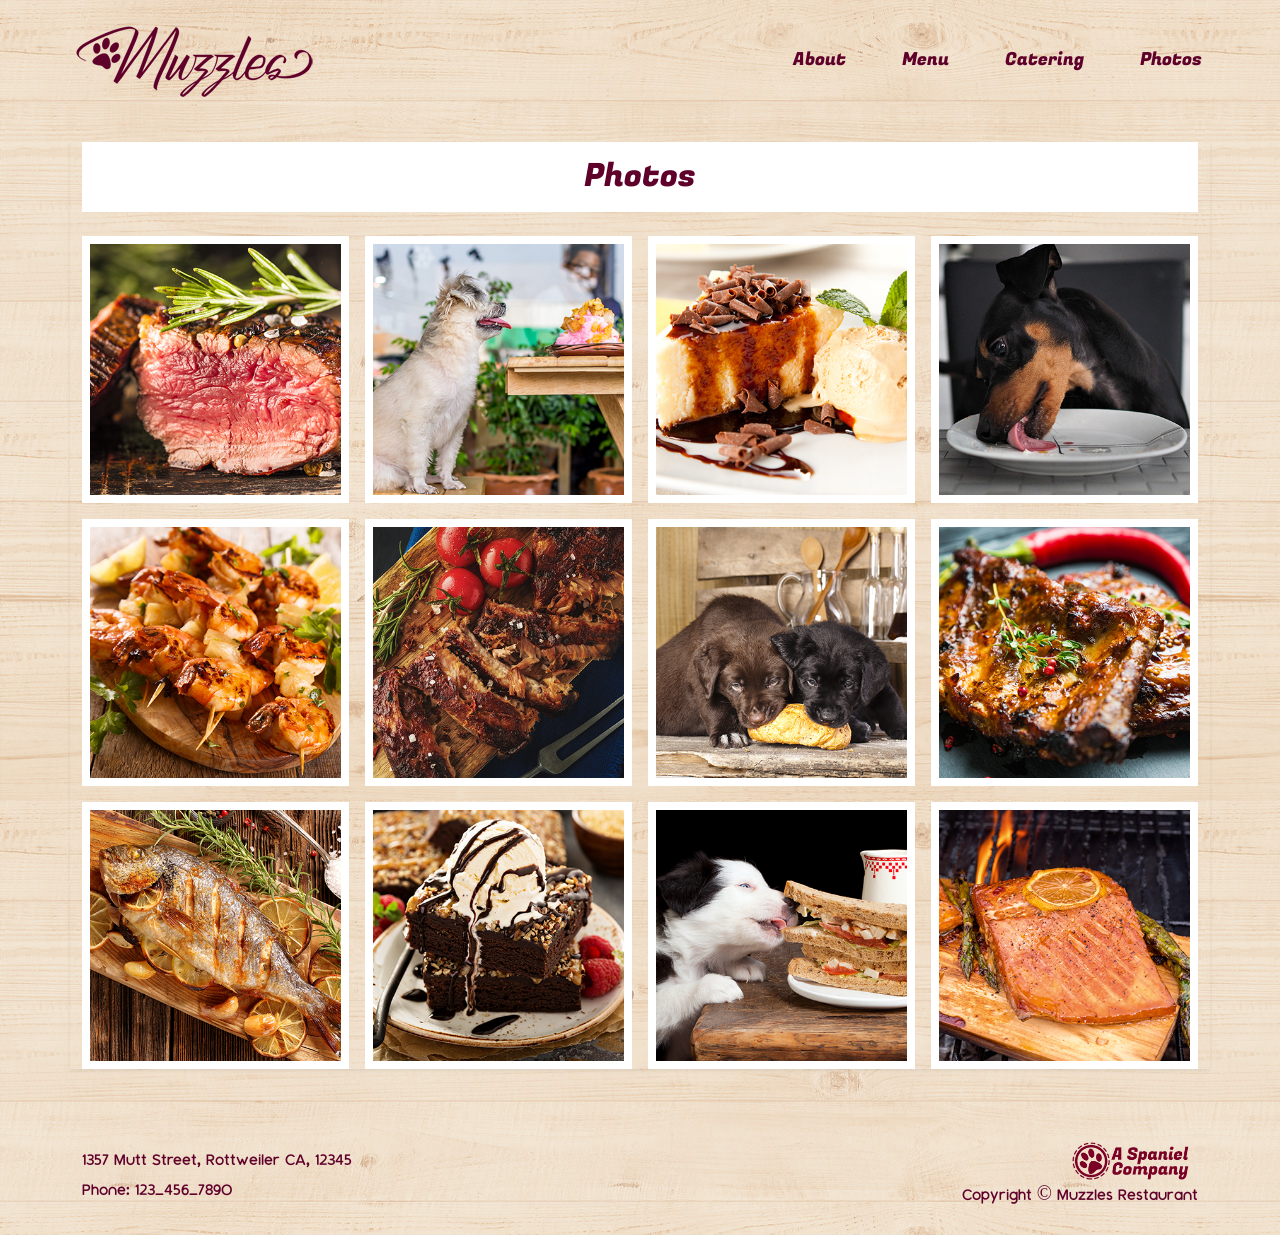
<file: pages/Photos.html>
<!doctype html>
<html lang="en">

<head>
  <meta charset="utf-8">
  <meta name="viewport" content="width=device-width, initial-scale=1">
  <title>Photos Page</title>
  <link rel="preconnect" href="https://fonts.googleapis.com">
  <link rel="preconnect" href="https://fonts.gstatic.com" crossorigin>
  <link href="https://fonts.googleapis.com/css2?family=Fugaz+One&display=swap" rel="stylesheet">
  <link href="https://cdn.jsdelivr.net/npm/bootstrap@5.3.8/dist/css/bootstrap.min.css" rel="stylesheet">
  <link rel="stylesheet" href="../styles/styles.css">
</head>

<body>
  <header>
    <nav class="navbar navbar-expand-lg container">
      <a class="navbar-brand" href="../index.html">
        <img src="../assets/MuzzlesLogo.png" alt="Muzzles Logo">
      </a>
      <button class="navbar-toggler" type="button" data-bs-toggle="collapse" data-bs-target="#navbarNav"
        aria-controls="navbarNav" aria-expanded="false" aria-label="Toggle navigation">
        <span class="navbar-toggler-icon"></span>
      </button>
      <div class="collapse navbar-collapse justify-content-end" id="navbarNav">
        <ul class="navbar-nav">
          <li class="nav-item">
            <a class="nav-link" href="./About.html">About</a>
          </li>
          <li class="nav-item">
            <a class="nav-link" href="./Menu.html">Menu</a>
          </li>
          <li class="nav-item">
            <a class="nav-link" href="./Catering.html">Catering</a>
          </li>
          <li class="nav-item">
            <a class="nav-link" href="./Photos.html">Photos</a>
          </li>
        </ul>
      </div>
    </nav>
  </header>

  <div class="container page-content shadow-sm my-4">
    <main>
      <div class="title-box">
        <h2 class="section-title mb-0">Photos</h2>
      </div>

      <div class="photo-grid mt-4">
        <div class="photo-item">
          <img src="../assets/photo01.jpg" class="img-fluid" alt="Photo of steak">
        </div>
        <div class="photo-item">
          <img src="../assets/photo02.jpg" class="img-fluid" alt="Photo of white dog">
        </div>
        <div class="photo-item">
          <img src="../assets/photo03.jpg" class="img-fluid" alt="Photo of dessert">
        </div>
        <div class="photo-item">
          <img src="../assets/photo04.jpg" class="img-fluid" alt="Photo of dog licking plate">
        </div>
        <div class="photo-item">
          <img src="../assets/photo05.jpg" class="img-fluid" alt="Photo of skewers">
        </div>
        <div class="photo-item">
          <img src="../assets/photo06.jpg" class="img-fluid" alt="Photo of steak with tomatoes">
        </div>
        <div class="photo-item">
          <img src="../assets/photo07.jpg" class="img-fluid" alt="Photo of two puppies">
        </div>
        <div class="photo-item">
          <img src="../assets/photo08.jpg" class="img-fluid" alt="Photo of pork chop">
        </div>
        <div class="photo-item">
          <img src="../assets/photo09.jpg" class="img-fluid" alt="Photo of grilled fish">
        </div>
        <div class="photo-item">
          <img src="../assets/photo10.jpg" class="img-fluid" alt="Photo of brownie">
        </div>
        <div class="photo-item">
          <img src="../assets/photo11.jpg" class="img-fluid" alt="Photo of dog eating sandwich">
        </div>
        <div class="photo-item">
          <img src="../assets/photo12.jpg" class="img-fluid" alt="Photo of salmon">
        </div>
      </div>
    </main>
  </div>

  <!-- Start of footer -->
  <footer class="mt-5 py-md-4 py-0">
    <div class="container">
      <div class="row align-items-center">
        <div class="col-md-6 text-start footerFontWithColor order-2 order-md-1">
          <p class="mb-0 mobileLFooterFont">1357 Mutt Street, Rottweiler CA, 12345</p>
          <p class="mb-0 mobileLFooterFont">Phone: 123-456-7890</p>
        </div>
        <div class="col-md-6 text-end footerFontWithColor order-1 order-md-2">
          <img src="../assets/CompanyLogo.png" alt="Spaniel Company Logo" height="40">
          <p class="mb-0 mobileLFooterFont">Copyright &copy; Muzzles Restaurant</p>
        </div>
      </div>
    </div>
  </footer>
  <!-- End of footer -->

  <script src="https://cdn.jsdelivr.net/npm/bootstrap@5.3.8/dist/js/bootstrap.bundle.min.js"
    integrity="sha384-FKyoEForCGlyvwx9Hj09JcYn3nv7wiPVlz7YYwJrWVcXK/BmnVDxM+D2scQbITxI"
    crossorigin="anonymous"></script>
</body>

</html>
</file>
<file: styles/styles.css>
@font-face {
    font-family: Montauk-Regular;
    src: url("../assets/fonts/Montauk-Regular.otf");
}
body {
  background-image: url("../assets/bgtexture.jpg");
  background-repeat: repeat;
}
p, h2 {
  color: #5f002b;
}
.text-content-box {
  background-color: #ffffff;
  color: #5f002b;
  padding: 20px 40px; 
  height: 265px;      
  overflow-y: auto;
}
/* Navbar */
/* Navbar link adjustments */
.navbar .nav-link {
    color: #5F002B !important;
   
    font-family: "Fugaz One", sans-serif;
    font-size: 18px; /* increase font size */
    margin-left: 40px; /* increase spacing between links */
}
.nav-link {
    color: #5F002B !important;
}
.backgroundWhite {
    background-color: white;
}
.aboutImg{
    width: 100%;
    aspect-ratio: 1/1;
    object-fit: cover;
    height: 100%;
}
.backgroundForOurTeam {
    background-color: #FFFFFF;
}
.footer-text {
  font-family: "Montauk-Regular", serif;
  color: #5F002B;
}
.footerFontWithColor {
    color: #5F002B;
    font-size: 20px;
    font-family: Montauk-Regular;
}
.fontWithColor {
    color: #5F002B;
    font-family: Montauk-Regular;
}
.cardHeaderAbout {
    color: #5F002B !important;
    font-family: "Fugaz One", sans-serif;
    font-weight: 400;
    font-style: normal;
    font-size: 30px;
}
.cardBodyAbout {
    color: #5F002B;
    font-family: Montauk-Regular;
    font-size: 15px;
}
.cardRoundedRemoved {
  border-radius: 0 !important;
}
.storyBehindGrillCard {
    background-color: #FFFFFF;
    color: #5F002B;
}
.storyBehindHeaderFont {
    color: #5F002B !important;
    font-family: "Fugaz One", sans-serif;
    font-weight: 400;
    font-style: normal;
    font-size: 45px;
}
.storyBehindBodyFont {
    color: #5F002B;
    font-family: Montauk-Regular;
    font-size: 13px;
}
.navBarFont {
    color: #5F002B !important;
    font-family: "Fugaz One", sans-serif;
    font-weight: 400;
    font-style: normal;
    font-size: 20px !important;
}
.ourMenuHeaderBG {
    background-color: white;
    color: #5F002B;
    font-family: "Fugaz One", sans-serif;
    font-weight: 400;
    font-style: normal;
    font-size: 30px;
}
.menuItemCardBG {
    background-color: white;
    color: #5F002B;
}
.hrStyle {
    color: #980051;
    width: 100%;
    size: 30px;
}
/* .menuImages {
    width:100% !important;
    aspect-ratio: 16/9 !important;
    object-fit:cover !important;
} */
.menuCardHeader {
    color: #5F002B !important;
    font-family: "Fugaz One", sans-serif;
    font-weight: 100;
    font-style: normal;
    font-size: 30px;
}
.menuCardSubHeader {
    color: #5F002B !important;
    font-family: Montauk-Regular !important;
    font-size: 18px !important;
}
.menuCardSubHeaderGrill {
    color: #5F002B !important;
    font-family: Montauk-Regular !important;
    font-size: 17px !important;
}
.menuItemHeader {
    color: #5F002B !important;
    font-family: Montauk-Regular !important;
    font-size: 30px !important;
}
.menuItemSubHeader {
    color: #5F002B !important;
    font-family: Montauk-Regular !important;
    font-size: 16px !important;
    /* border-bottom:#980051 1px solid; */
}
.menuPrices {
    color: #5F002B !important;
    font-family: Montauk-Regular !important;
    font-size: 30px !important;
}
.navbarTabsFormatted {
    color: #5F002B;
    font-family: "Fugaz One", sans-serif;
    font-weight: 400;
    font-style: normal;
    font-size: 30px;
}
.object-fit-cover-img {
  object-fit: cover;
}
.header-img {
    width: 90%;
    height: auto;
    display: block;
    margin: 0 auto;
}
.pageBar {
    width: 100%; /* fill the container width */
    height: 60px;
    background-color: rgb(255, 255, 255);
    display: flex;
    justify-content: center;
    align-items: center;
    font-size: 30px;
    font-weight: bold;
    margin: 0; /* container handles spacing */
}
.title-box {
  background-color: #ffffff; 
  padding: 1rem;
  text-align: center;
}
.section-title {
  font-family: "Fugaz One", sans-serif;
  color: #5F002B;
}
.section-description {
  font-family: "Montauk-Regular", serif;
  color: #5F002B;
}
.photo-grid {
  display: grid;
  grid-template-columns: repeat(2, 1fr);
  gap: 1rem; 
}
.photo-item img {
  border: 8px solid #ffffff; 
}
.menuItemLine{
  width: 97%;
  margin: 0 2.3%;
  border-bottom: 1px solid #980051;
}
.fugaz-one-regular {
  font-family: "Fugaz One", sans-serif;
  font-weight: 400;
  font-style: normal;
  color: #5F002B;
}
@media (min-width: 768px) {
  .photo-grid {
    grid-template-columns: repeat(4, 1fr);
  }
}
@media (max-width: 425px){
    .mobileLHeaderFont {
        font-size: 30px;
    }
    .mobileLFooterFont{
      font-size: 18px;
    }
}
/* mobile M */
@media (max-width: 375px){
    .mobileMPrices{
        font-size: 27px !important;
    }
}
/* mobile S */
@media (max-width: 320px){
    .mobileSPrices{
        font-size: 20px !important;
    }
    .mobileSItemHeader{
        font-size: 25px !important;
    }
    .mobileSItemSubHeader{
        font-size: 15px !important;
    }
}
/* Tablet (≤768px) */
@media (max-width: 768px) {
  .pageBar {
    width: 90%;
    height: 45px;
    font-size: 24px;
    margin: 30px auto;
  }

  .header-img {
    width: 100%;
  }

  .catering-section .text-box {
    padding: 1.5rem;
  }

  .navbar-brand img {
    width: 120px;
    height: auto;
  }

  .nav-link {
    margin-left: 0;
    text-align: center;
  }

  footer img {
    height: 35px;
  }
  .storyBehindGrillTabletBelow{
    padding-left: 11px;
  }
}
/* Mobile (≤576px) */
@media (max-width: 576px) {
  .pageBar {
    width: 95%;
    height: auto;
    font-size: 20px;
    text-align: center;
    padding: 10px;
  }

  .header-img {
    width: 100%;
  }

  .catering-section .row {
    flex-direction: column;
  }

  .catering-section img {
    margin-bottom: 20px;
  }

  .catering-section .text-box {
    padding: 1rem;
    font-size: 15px;
  }

  footer {
    text-align: center;
  }

  footer .row {
    flex-direction: column;
  }

  footer p {
    font-size: 14px;
  }
}
@media (max-width: 576px) {
  footer .row {
    flex-direction: column !important;
    text-align: center !important;
  }

  footer .row .col-md-6 {
    text-align: center !important;
    margin-bottom: 10px;
  }

  footer img {
    margin: 10px auto;
    display: block;
  }
}
</file>
